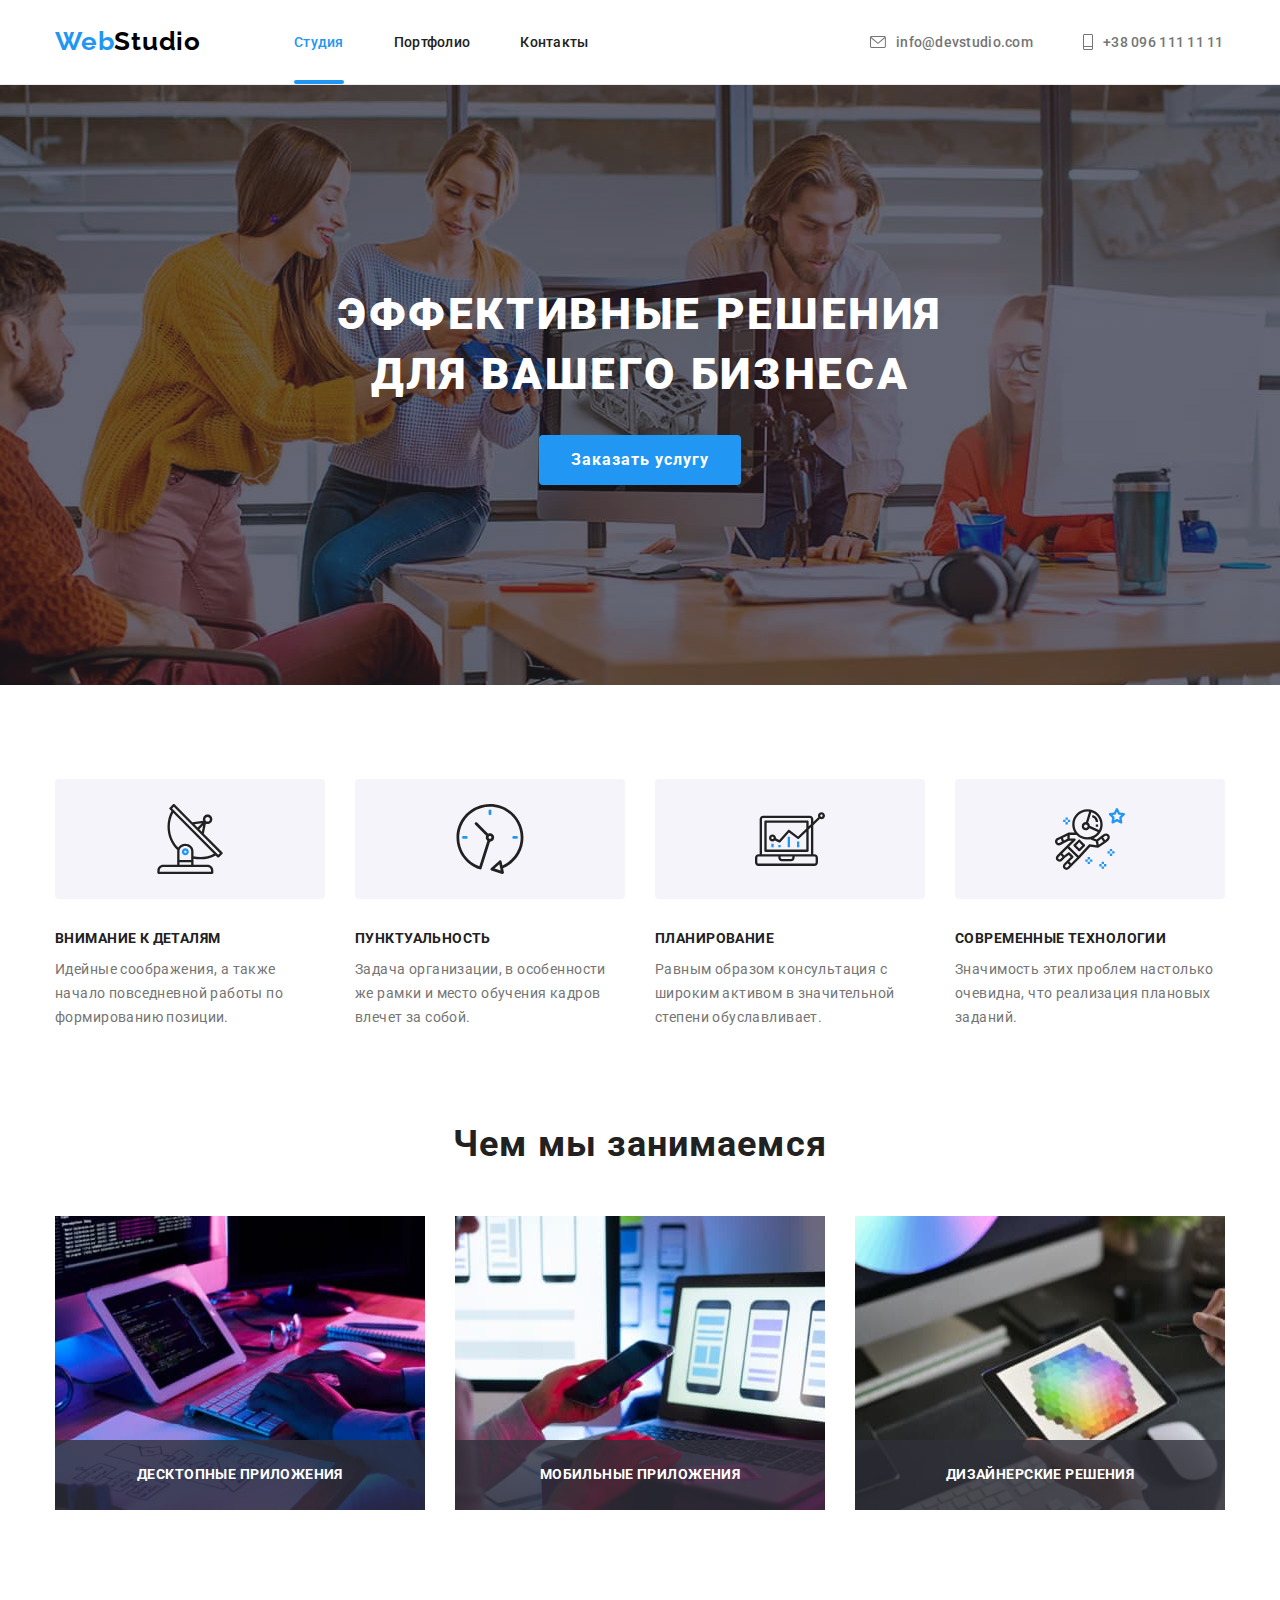
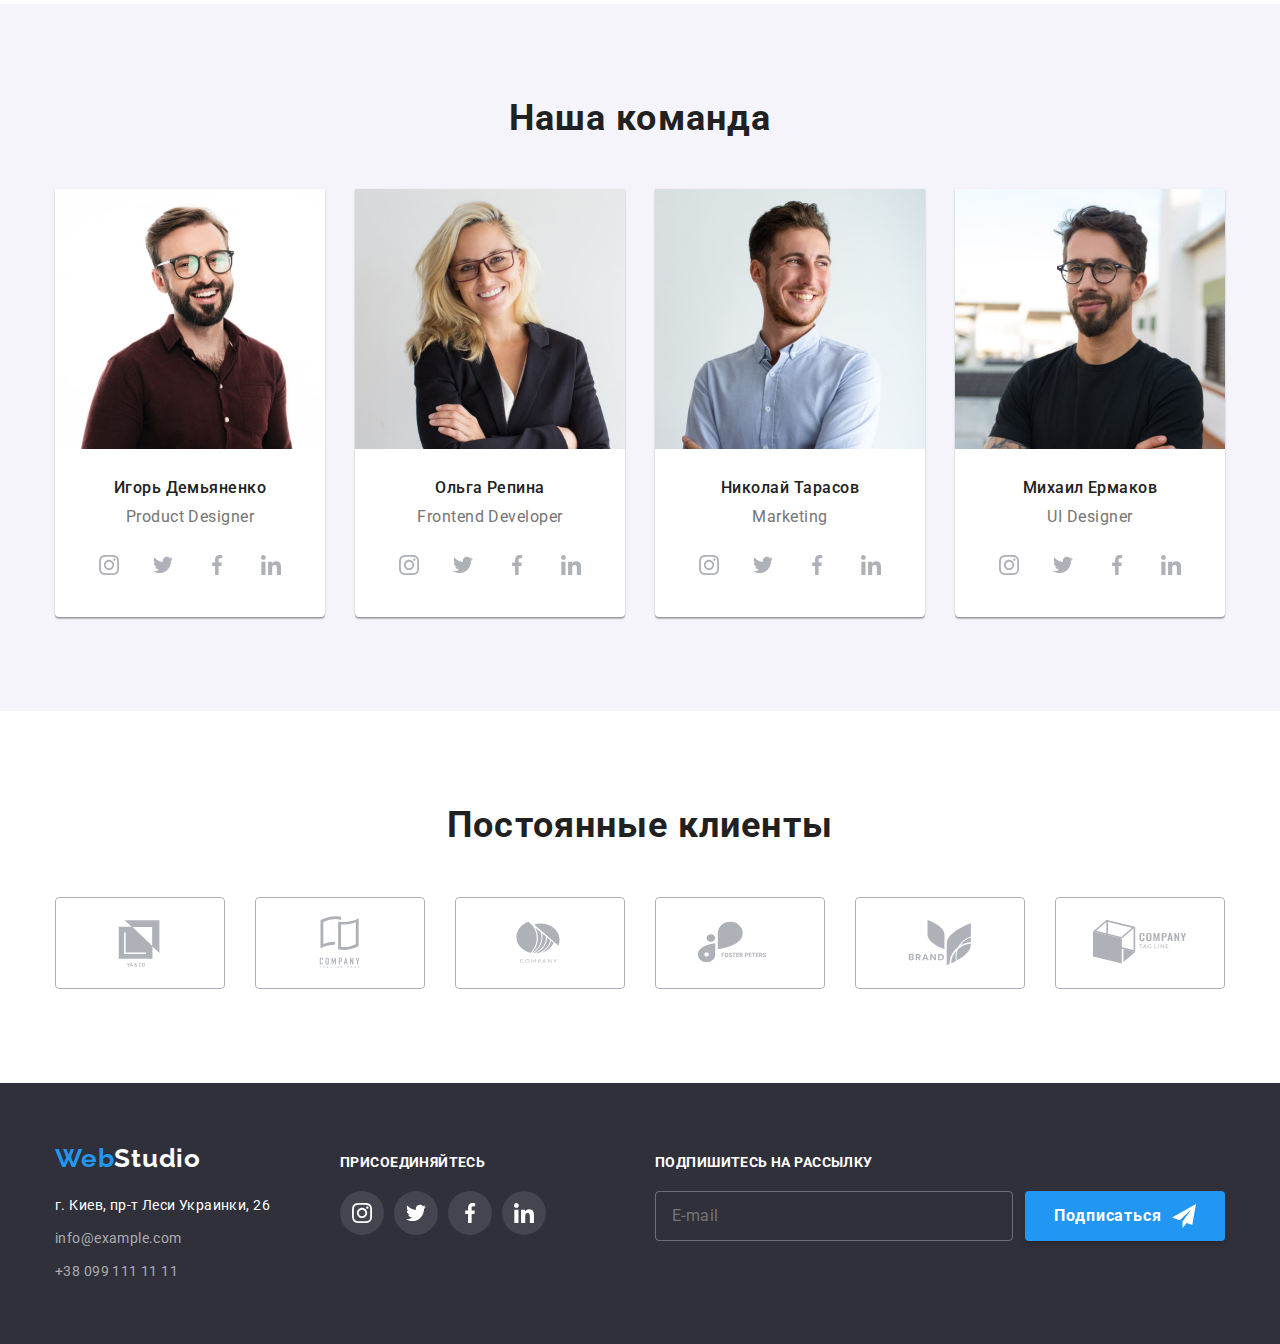
<file: index.html>
<!DOCTYPE html>
<html lang="ru">
  <head>
    <meta charset="UTF-8" />
    <meta http-equiv="X-UA-Compatible" content="IE=edge" />
    <meta name="viewport" content="width=device-width, initial-scale=1.0" />
    <link rel="preconnect" href="https://fonts.googleapis.com" />
    <link rel="preconnect" href="https://fonts.gstatic.com" crossorigin />
    <title>goit-markup-hw-05</title>
    <link
      href="https://fonts.googleapis.com/css2?family=Raleway:wght@700&family=Roboto:wght@400;500;700;900&display=swap"
      rel="stylesheet"
    />
    <link
      rel="stylesheet"
      href="https://cdnjs.cloudflare.com/ajax/libs/modern-normalize/1.1.0/modern-normalize.min.css"
    />
    <link rel="stylesheet" href="./css/styles.css" />
  </head>
  <body>
    <header class="header">
      <div class="conteiner header-conteiner">
        <a class="logo-header link" href=""
          >Web<span class="logo-black">Studio</span></a
        >
        <nav class="header-nav">
          <ul class="header-list list">
            <li class="header-item">
              <a class="header-link link current" href="">Студия</a>
            </li>
            <li class="header-item">
              <a class="header-link link" href="./portfolio.html">Портфолио</a>
            </li>
            <li class="header-item">
              <a class="header-link link" href="">Контакты</a>
            </li>
          </ul>
        </nav>
        <ul class="header-secondlist list">
          <li class="header-seconditem">
            <a class="header-secondlink link" href="mailto:info@devstudio.com">
              <svg class="envelope-icon" width="16" height="12">
                <use href="./imedges/icon/symbol-defs.svg#icon-envelope"></use>
              </svg>
              info@devstudio.com
            </a>
          </li>
          <li class="header-seconditem">
            <a class="header-secondlink tel link" href="tel:+380961111111">
              <svg class="telephone-icon" width="10" height="16">
                <use href="./imedges/icon/symbol-defs.svg#icon-telephone"></use>
              </svg>
              +38 096 111 11 11
            </a>
          </li>
        </ul>
      </div>
    </header>
    <main>
      <!-- section-1 -->
      <section class="hero section overlay">
        <div class="conteiner">
          <h1 class="hero-title">Эффективные решения для вашего бизнеса</h1>
          <button class="hero-button" type="button" data-modal-open>
            Заказать услугу
          </button>
        </div>
      </section>
      <!-- section-2 -->
      <section class="section">
        <div class="conteiner">
          <h2 class="visually-hidden">Достоинства</h2>
          <ul class="dignity-list list">
            <li class="dignity-item">
              <div class="dignity-icon">
                <svg class="" width="70" height="70">
                  <use href="./imedges/icon/symbol-defs.svg#icon-antenna"></use>
                </svg>
              </div>
              <h3 class="dignity-subtitle">Внимание к деталям</h3>
              <p class="dignity-text">
                Идейные соображения, а также начало повседневной работы по
                формированию позиции.
              </p>
            </li>
            <li class="dignity-item">
              <div class="dignity-icon">
                <svg class="" width="70" height="70">
                  <use href="./imedges/icon/symbol-defs.svg#icon-clock"></use>
                </svg>
              </div>
              <h3 class="dignity-subtitle">Пунктуальность</h3>
              <p class="dignity-text">
                Задача организации, в особенности же рамки и место обучения
                кадров влечет за собой.
              </p>
            </li>
            <li class="dignity-item">
              <div class="dignity-icon">
                <svg class="" width="70" height="70">
                  <use href="./imedges/icon/symbol-defs.svg#icon-diagram"></use>
                </svg>
              </div>
              <h3 class="dignity-subtitle">Планирование</h3>
              <p class="dignity-text">
                Равным образом консультация с широким активом в значительной
                степени обуславливает.
              </p>
            </li>
            <li class="dignity-item">
              <div class="dignity-icon">
                <svg class="" width="70" height="70">
                  <use
                    href="./imedges/icon/symbol-defs.svg#icon-astronaut"
                  ></use>
                </svg>
              </div>
              <h3 class="dignity-subtitle">Современные технологии</h3>
              <p class="dignity-text">
                Значимость этих проблем настолько очевидна, что реализация
                плановых заданий.
              </p>
            </li>
          </ul>
        </div>
      </section>
      <!-- section-3 -->
      <section class="section activyti">
        <div class="conteiner">
          <h2 class="activyti-title">Чем мы занимаемся</h2>
          <ul class="activyti-list list">
            <li class="imedges">
              <div class="activyti-card">
                <img
                  src="./imedges/studio/img-1.jpg"
                  alt="клавиатура и монитор"
                  width="370"
                  height="294"
                />
                <p class="activyti-text">Десктопные приложения</p>
              </div>
            </li>
            <li class="imedges">
              <div class="activyti-card">
                <img
                  src="./imedges/studio/img-2.jpg"
                  alt="клавиатура и монитор"
                  width="370"
                  height="294"
                />
                <p class="activyti-text">Мобильные приложения</p>
              </div>
            </li>
            <li class="imedges">
              <div class="activyti-card">
                <img
                  src="./imedges/studio/img-3.jpg"
                  alt="клавиатура и монитор"
                  width="370"
                  height="294"
                />
                <p class="activyti-text">Дизайнерские решения</p>
              </div>
            </li>
          </ul>
        </div>
      </section>
      <!-- section-4 -->
      <section class="command-section section">
        <div class="conteiner">
          <h2 class="command-title">Наша команда</h2>
          <ul class="command-list list">
            <li class="command-item">
              <img
                src="./imedges/studio/img-4.jpg"
                alt="мужчина"
                width="270"
                height="260"
              />
              <div class="command-aside">
                <h3 class="command-subtitle">Игорь Демьяненко</h3>
                <p class="command-text">Product Designer</p>
                <ul class="command-soc-list list">
                  <li class="command-soc-item">
                    <a class="command-soc-link link" href="">
                      <svg class="command-soc-icon" width="20" height="20">
                        <use
                          href="./imedges/icon/symbol-defs.svg#icon-instagram"
                        ></use>
                      </svg>
                    </a>
                  </li>
                  <li class="command-soc-item">
                    <a class="command-soc-link link" href="">
                      <svg class="command-soc-icon" width="20" height="20">
                        <use
                          href="./imedges/icon/symbol-defs.svg#icon-twitter"
                        ></use>
                      </svg>
                    </a>
                  </li>
                  <li class="command-soc-item">
                    <a class="command-soc-link link" href="">
                      <svg class="command-soc-icon" width="20" height="20">
                        <use
                          href="./imedges/icon/symbol-defs.svg#icon-facebook"
                        ></use>
                      </svg>
                    </a>
                  </li>
                  <li class="command-soc-item">
                    <a class="command-soc-link link" href="">
                      <svg class="command-soc-icon" width="20" height="20">
                        <use
                          href="./imedges/icon/symbol-defs.svg#icon-linkedin"
                        ></use>
                      </svg>
                    </a>
                  </li>
                </ul>
              </div>
            </li>
            <li class="command-item">
              <img
                src="./imedges/studio/img-5.jpg"
                alt="женщина"
                width="270"
                height="260"
              />
              <div class="command-aside">
                <h3 class="command-subtitle">Ольга Репина</h3>
                <p class="command-text">Frontend Developer</p>
                <ul class="command-soc-list list">
                  <li class="command-soc-item">
                    <a class="command-soc-link link" href="">
                      <svg class="command-soc-icon" width="20" height="20">
                        <use
                          href="./imedges/icon/symbol-defs.svg#icon-instagram"
                        ></use>
                      </svg>
                    </a>
                  </li>
                  <li class="command-soc-item">
                    <a class="command-soc-link link" href="">
                      <svg class="command-soc-icon" width="20" height="20">
                        <use
                          href="./imedges/icon/symbol-defs.svg#icon-twitter"
                        ></use>
                      </svg>
                    </a>
                  </li>
                  <li class="command-soc-item">
                    <a class="command-soc-link link" href="">
                      <svg class="command-soc-icon" width="20" height="20">
                        <use
                          href="./imedges/icon/symbol-defs.svg#icon-facebook"
                        ></use>
                      </svg>
                    </a>
                  </li>
                  <li class="command-soc-item">
                    <a class="command-soc-link link" href="">
                      <svg class="command-soc-icon" width="20" height="20">
                        <use
                          href="./imedges/icon/symbol-defs.svg#icon-linkedin"
                        ></use>
                      </svg>
                    </a>
                  </li>
                </ul>
              </div>
            </li>
            <li class="command-item">
              <img
                src="./imedges/studio/img-6.jpg"
                alt="мужчина"
                width="270"
                height="260"
              />
              <div class="command-aside">
                <h3 class="command-subtitle">Николай Тарасов</h3>
                <p class="command-text">Marketing</p>
                <ul class="command-soc-list list">
                  <li class="command-soc-item">
                    <a class="command-soc-link link" href="">
                      <svg class="command-soc-icon" width="20" height="20">
                        <use
                          href="./imedges/icon/symbol-defs.svg#icon-instagram"
                        ></use>
                      </svg>
                    </a>
                  </li>
                  <li class="command-soc-item">
                    <a class="command-soc-link link" href="">
                      <svg class="command-soc-icon" width="20" height="20">
                        <use
                          href="./imedges/icon/symbol-defs.svg#icon-twitter"
                        ></use>
                      </svg>
                    </a>
                  </li>
                  <li class="command-soc-item">
                    <a class="command-soc-link link" href="">
                      <svg class="command-soc-icon" width="20" height="20">
                        <use
                          href="./imedges/icon/symbol-defs.svg#icon-facebook"
                        ></use>
                      </svg>
                    </a>
                  </li>
                  <li class="command-soc-item">
                    <a class="command-soc-link link" href="">
                      <svg class="command-soc-icon" width="20" height="20">
                        <use
                          href="./imedges/icon/symbol-defs.svg#icon-linkedin"
                        ></use>
                      </svg>
                    </a>
                  </li>
                </ul>
              </div>
            </li>
            <li class="command-item">
              <img
                src="./imedges/studio/img-7.jpg"
                alt="мужчина"
                width="270"
                height="260"
              />
              <div class="command-aside">
                <h3 class="command-subtitle">Михаил Ермаков</h3>
                <p class="command-text">UI Designer</p>
                <ul class="command-soc-list list">
                  <li class="command-soc-item">
                    <a class="command-soc-link link" href="">
                      <svg class="command-soc-icon" width="20" height="20">
                        <use
                          href="./imedges/icon/symbol-defs.svg#icon-instagram"
                        ></use>
                      </svg>
                    </a>
                  </li>
                  <li class="command-soc-item">
                    <a class="command-soc-link link" href="">
                      <svg class="command-soc-icon" width="20" height="20">
                        <use
                          href="./imedges/icon/symbol-defs.svg#icon-twitter"
                        ></use>
                      </svg>
                    </a>
                  </li>
                  <li class="command-soc-item">
                    <a class="command-soc-link link" href="">
                      <svg class="command-soc-icon" width="20" height="20">
                        <use
                          href="./imedges/icon/symbol-defs.svg#icon-facebook"
                        ></use>
                      </svg>
                    </a>
                  </li>
                  <li class="command-soc-item">
                    <a class="command-soc-link link" href="">
                      <svg class="command-soc-icon" width="20" height="20">
                        <use
                          href="./imedges/icon/symbol-defs.svg#icon-linkedin"
                        ></use>
                      </svg>
                    </a>
                  </li>
                </ul>
              </div>
            </li>
          </ul>
        </div>
      </section>
      <!--section-5-->
      <section class="section">
        <div class="conteiner">
          <h2 class="clients-title">Постоянные клиенты</h2>
          <ul class="clients-list list">
            <li class="clients-item">
              <a class="clients-link link" href="">
                <svg class="clients-icon" width="106" height="60">
                  <use href="./imedges/icon/symbol-defs.svg#icon-Logo-1"></use>
                </svg>
              </a>
            </li>
            <li class="clients-item">
              <a class="clients-link link" href="">
                <svg class="clients-icon" width="106" height="60">
                  <use href="./imedges/icon/symbol-defs.svg#icon-Logo-2"></use>
                </svg>
              </a>
            </li>
            <li class="clients-item">
              <a class="clients-link link" href="">
                <svg class="clients-icon" width="106" height="60">
                  <use href="./imedges/icon/symbol-defs.svg#icon-Logo-3"></use>
                </svg>
              </a>
            </li>
            <li class="clients-item">
              <a class="clients-link link" href="">
                <svg class="clients-icon" width="106" height="60">
                  <use href="./imedges/icon/symbol-defs.svg#icon-Logo-4"></use>
                </svg>
              </a>
            </li>
            <li class="clients-item">
              <a class="clients-link link" href="">
                <svg class="clients-icon" width="106" height="60">
                  <use href="./imedges/icon/symbol-defs.svg#icon-Logo-5"></use>
                </svg>
              </a>
            </li>
            <li class="clients-item">
              <a class="clients-link link" href="">
                <svg class="clients-icon" width="106" height="60">
                  <use href="./imedges/icon/symbol-defs.svg#icon-Logo-6"></use>
                </svg>
              </a>
            </li>
          </ul>
        </div>
      </section>
    </main>
    <footer class="footer">
      <div class="foter-conteiner conteiner">
        <div>
          <a class="logo-footer link" href=""
            >Web<span class="logo-white">Studio</span></a
          >
          <address class="footer-address">
            <ul class="footer-list list">
              <li class="footer-item">
                <a
                  class="footer-address-link link"
                  href="https://goo.gl/maps/mEJsGeLwNFtNo4VW8"
                  target="blank"
                  >г. Киев, пр-т Леси Украинки, 26</a
                >
              </li>
              <li class="footer-item">
                <a class="footer-link link" href="mailto:info@example.com"
                  >info@example.com</a
                >
              </li>
              <li class="footer-item">
                <a class="footer-link link" href="tel:+380991111111"
                  >+38 099 111 11 11</a
                >
              </li>
            </ul>
          </address>
        </div>
        <div class="footer-soc">
          <p class="footer-text">присоединяйтесь</p>
          <ul class="footer-soc-list list">
            <li class="footer-soc-item">
              <a class="footer-soc-link link" href="">
                <svg class="footer-soc-icon" width="20" height="20">
                  <use
                    href="./imedges/icon/symbol-defs.svg#icon-instagram"
                  ></use>
                </svg>
              </a>
            </li>
            <li class="footer-soc-item">
              <a class="footer-soc-link link" href="">
                <svg class="footer-soc-icon" width="20" height="20">
                  <use href="./imedges/icon/symbol-defs.svg#icon-twitter"></use>
                </svg>
              </a>
            </li>
            <li class="footer-soc-item">
              <a class="footer-soc-link link" href="">
                <svg class="footer-soc-icon" width="20" height="20">
                  <use
                    href="./imedges/icon/symbol-defs.svg#icon-facebook"
                  ></use>
                </svg>
              </a>
            </li>
            <li class="footer-soc-item">
              <a class="footer-soc-link link" href="">
                <svg class="footer-soc-icon" width="20" height="20">
                  <use
                    href="./imedges/icon/symbol-defs.svg#icon-linkedin"
                  ></use>
                </svg>
              </a>
            </li>
          </ul>
        </div>
        <form class="footer-form">
          <div>
            <p class="footer-form-text">Подпишитесь на рассылку</p>
            <input
              type="email"
              name="meil"
              class="footer-input"
              placeholder="E-mail"
            />
          </div>
          <button class="footer-button" type="submit">
            Подписаться
            <svg class="footer-icon" width="24" height="24">
              <use href="./imedges/icon/symbol-defs.svg#icon-icon-send"></use>
            </svg>
          </button>
        </form>
      </div>
    </footer>
    <div class="backdrop is-hidden" data-modal>
      <div class="modal">
        <button class="modal-close" type="button" data-modal-close>
          <svg class="modal-icon" width="18" height="18">
            <use
              href="./imedges/icon/symbol-defs.svg#icon-close-black-18dp-2-1-1"
            ></use>
          </svg>
        </button>
        <p class="modal-title">Оставьте свои данные, мы вам перезвоним</p>
        <form class="modal-form" action="#">
          <div class="form-field">
            <label class="modal-label" for="name">Имя</label>
            <div class="input-wrap">
              <input
                type="text"
                name="name"
                id="name"
                class="modal-input"
                required
                minlength="2"
              />
              <svg class="input-icon" width="18" height="18">
                <use
                  href="./imedges/icon/symbol-defs.svg#icon-person-black"
                ></use>
              </svg>
            </div>
          </div>
          <div class="form-field">
            <label class="modal-label" for="tel">Телефон</label>
            <div class="input-wrap">
              <input
                type="tel"
                name="tel"
                id="tel"
                class="modal-input"
                required
              />
              <svg class="input-icon" width="18" height="18">
                <use
                  href="./imedges/icon/symbol-defs.svg#icon-phone-black"
                ></use>
              </svg>
            </div>
          </div>
          <div class="form-field">
            <label class="modal-label" for="mail">Почта</label>
            <div class="input-wrap">
              <input type="email" name="meil" id="mail" class="modal-input" />
              <svg class="input-icon" width="18" height="18">
                <use
                  href="./imedges/icon/symbol-defs.svg#icon-email-black"
                ></use>
              </svg>
            </div>
          </div>
          <div class="form-field">
            <label class="modal-label" for="comment">Коментарий</label>
            <textarea
              name="comment"
              placeholder="Введите текст"
              class="modal-comment"
              id="comment"
            ></textarea>
          </div>
          <div class="form-checkbox">
            <input
              type="checkbox"
              name="privasy-check"
              class="modal-check visually-hidden"
              id="modal-check"
            />
            <label class="modal-check-text" for="modal-check">
              <svg class="check-ikon-first" width="16" height="15">
                <use href="./imedges/icon/symbol-defs.svg#icon-Vector"></use>
              </svg>
              <svg class="check-ikon-second" width="16" height="15">
                <use
                  href="./imedges/icon/symbol-defs.svg#icon-icon-check"
                ></use>
              </svg>
              Соглашаюсь с рассылкой и принимаю&nbsp;
              <a class="form-link" href="">Условия договора</a></label
            >
          </div>
          <button class="modal-button" type="submit">Отправить</button>
        </form>
      </div>
    </div>
    <script src="./js/modal.js"></script>
  </body>
</html>
</file>
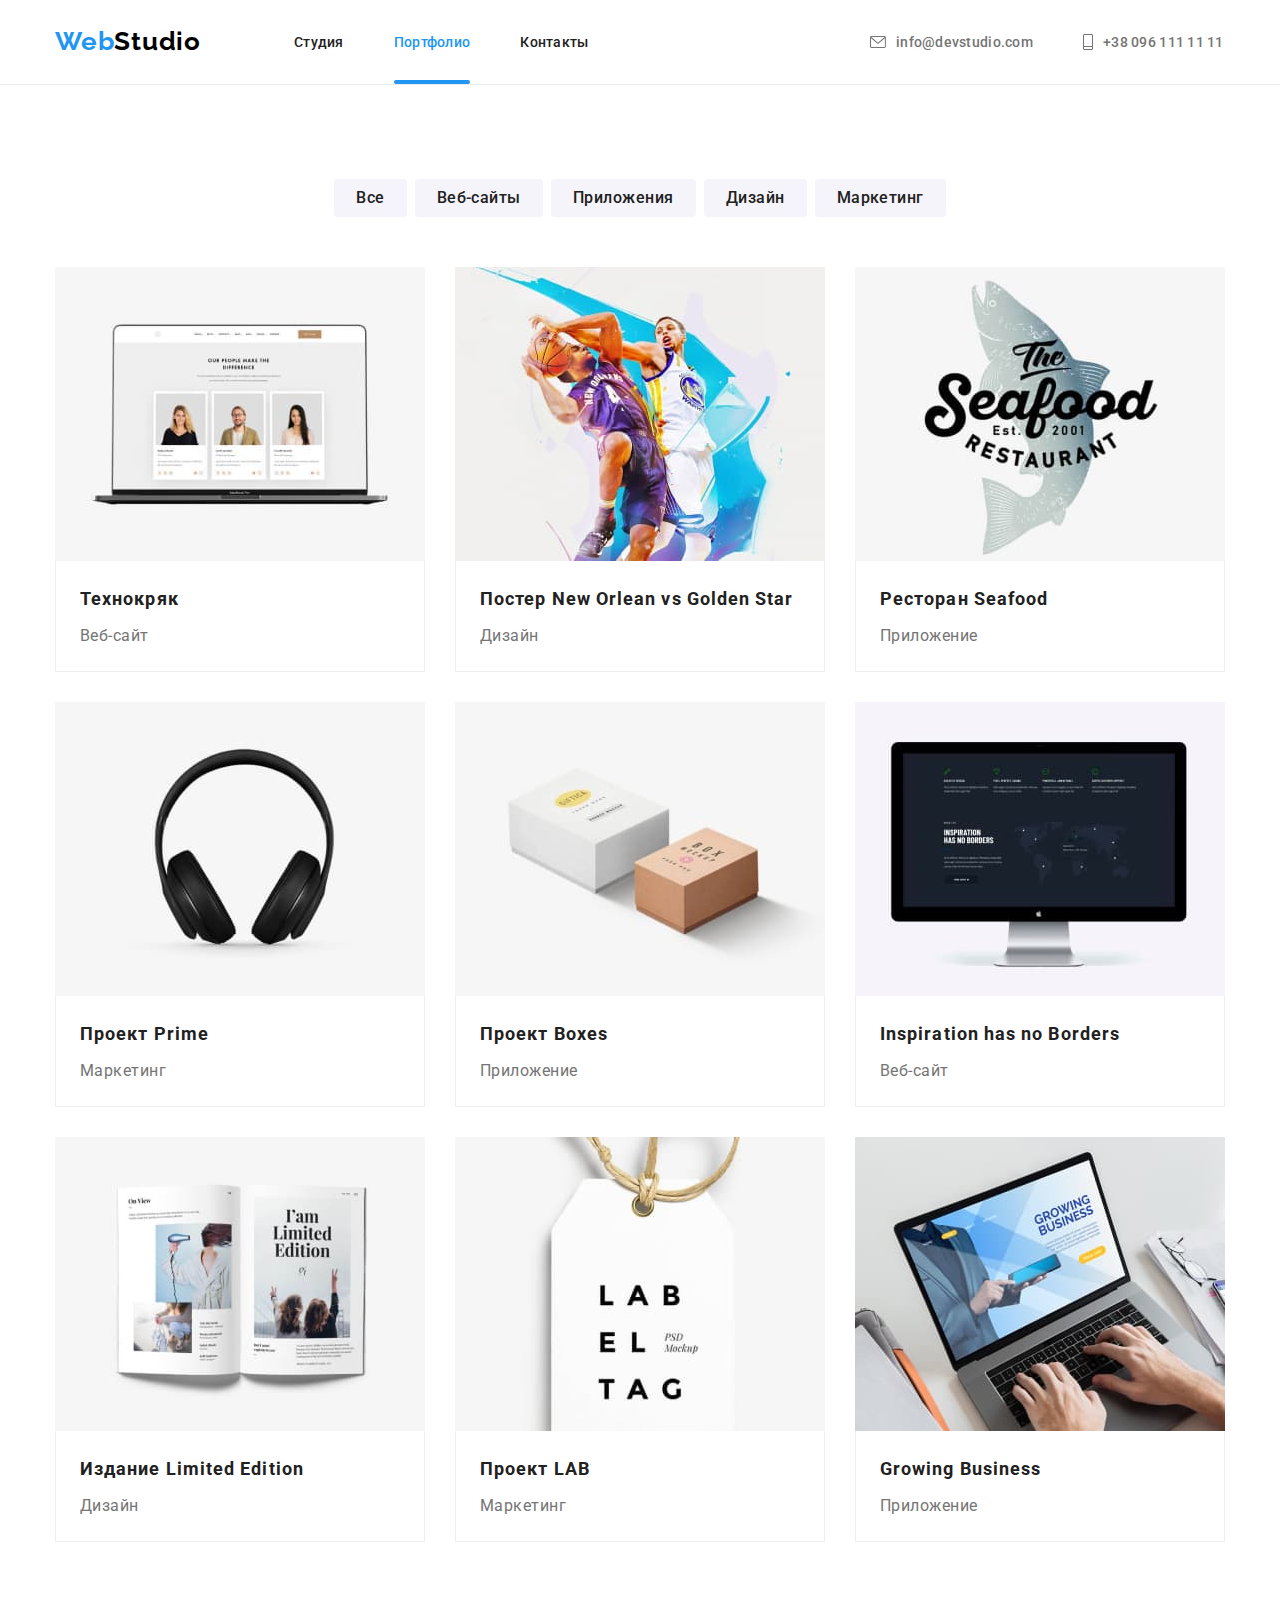
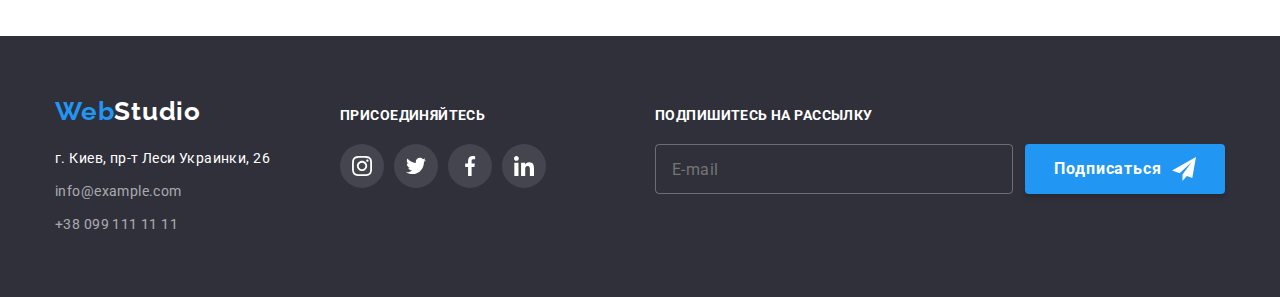
<file: portfolio.html>
<!DOCTYPE html>
<html lang="ru">
  <head>
    <meta charset="UTF-8" />
    <meta http-equiv="X-UA-Compatible" content="IE=edge" />
    <meta name="viewport" content="width=device-width, initial-scale=1.0" />
    <link rel="preconnect" href="https://fonts.googleapis.com" />
    <link rel="preconnect" href="https://fonts.gstatic.com" crossorigin />
    <title>goit-markup-hw-05</title>
    <link
      href="https://fonts.googleapis.com/css2?family=Raleway:wght@700&family=Roboto:wght@400;500;700;900&display=swap"
      rel="stylesheet"
    />
    <link
      rel="stylesheet"
      href="https://cdnjs.cloudflare.com/ajax/libs/modern-normalize/1.1.0/modern-normalize.min.css"
    />
    <link rel="stylesheet" href="./css/styles.css" />
  </head>
  <body>
    <header class="header">
      <div class="conteiner header-conteiner">
        <a class="logo-header link" href=""
          >Web<span class="logo-black">Studio</span></a
        >
        <nav class="header-nav">
          <ul class="header-list list">
            <li class="header-item">
              <a class="header-link link" href="./index.html">Студия</a>
            </li>
            <li class="header-item">
              <a class="header-link link current" href="">Портфолио</a>
            </li>
            <li class="header-item">
              <a class="header-link link" href="">Контакты</a>
            </li>
          </ul>
        </nav>
        <ul class="header-secondlist list">
          <li class="header-seconditem">
            <a class="header-secondlink link" href="mailto:info@devstudio.com">
              <svg class="envelope-icon" width="16" height="12">
                <use href="./imedges/icon/symbol-defs.svg#icon-envelope"></use>
              </svg>
              info@devstudio.com
            </a>
          </li>
          <li class="header-seconditem">
            <a class="header-secondlink tel link" href="tel:+380961111111">
              <svg class="telephone-icon" width="10" height="16">
                <use href="./imedges/icon/symbol-defs.svg#icon-telephone"></use>
              </svg>
              +38 096 111 11 11
            </a>
          </li>
        </ul>
      </div>
    </header>
    <main>
      <!--secsion-6-->
      <section class="progects section">
        <div class="conteiner">
          <ul class="list-button list">
            <li class="button-item">
              <button class="progects-button" href="" type="button">Все</button>
            </li>
            <li class="button-item">
              <button class="progects-button" href="" type="button">
                Веб-сайты
              </button>
            </li>
            <li class="button-item">
              <button class="progects-button" href="" type="button">
                Приложения
              </button>
            </li>
            <li class="button-item">
              <button class="progects-button" href="" type="button">
                Дизайн
              </button>
            </li>
            <li class="button-item">
              <button class="progects-button" href="" type="button">
                Маркетинг
              </button>
            </li>
          </ul>
          <h1 class="visually-hidden">Наши проекты</h1>
          <ul class="progects-list list">
            <li class="progects-item">
              <a class="progects-link link" href="">
                <div class="progects-card">
                  <img
                    src="./imedges/portfolio/img.jpg"
                    alt="ноутбук"
                    width="370"
                    height="294"
                  />
                  <p class="progects-toptext">
                    Ресурс предлагает комплексные предложения с разным уровнем
                    функционала и сервисов. Все это позволит посетителю получить
                    исчерпывающие сведения о компании или частном лице.
                  </p>
                </div>
                <div class="border">
                  <h2 class="progects-title">Технокряк</h2>
                  <p class="progects-text">Веб-сайт</p>
                </div>
              </a>
            </li>
            <li class="progects-item">
              <a class="progects-link link" href="">
                <div class="progects-card">
                  <img
                    src="./imedges/portfolio/img-1.jpg"
                    alt="баскетболисты"
                    width="370"
                    height="294"
                  />
                  <p class="progects-toptext">
                    Ресурс предлагает комплексные предложения с разным уровнем
                    функционала и сервисов. Все это позволит посетителю получить
                    исчерпывающие сведения о компании или частном лице.
                  </p>
                </div>
                <div class="border">
                  <h2 class="progects-title">
                    Постер New Orlean vs Golden Star
                  </h2>
                  <p class="progects-text">Дизайн</p>
                </div>
              </a>
            </li>
            <li class="progects-item">
              <a class="progects-link link" href="">
                <div class="progects-card">
                  <img
                    src="./imedges/portfolio/img-2.jpg"
                    alt="эмблема"
                    width="370"
                    height="294"
                  />
                  <p class="progects-toptext">
                    Ресурс предлагает комплексные предложения с разным уровнем
                    функционала и сервисов. Все это позволит посетителю получить
                    исчерпывающие сведения о компании или частном лице.
                  </p>
                </div>
                <div class="border">
                  <h2 class="progects-title">Ресторан Seafood</h2>
                  <p class="progects-text">Приложение</p>
                </div>
              </a>
            </li>
            <li class="progects-item">
              <a class="progects-link link" href="">
                <div class="progects-card">
                  <img
                    src="./imedges/portfolio/img-3.jpg"
                    alt="наушники"
                    width="370"
                    height="294"
                  />
                  <p class="progects-toptext">
                    Ресурс предлагает комплексные предложения с разным уровнем
                    функционала и сервисов. Все это позволит посетителю получить
                    исчерпывающие сведения о компании или частном лице.
                  </p>
                </div>
                <div class="border">
                  <h2 class="progects-title">Проект Prime</h2>
                  <p class="progects-text">Маркетинг</p>
                </div>
              </a>
            </li>
            <li class="progects-item">
              <a class="progects-link link" href="">
                <div class="progects-card">
                  <img
                    src="./imedges/portfolio/img-4.jpg"
                    alt="коробки"
                    width="370"
                    height="294"
                  />
                  <p class="progects-toptext">
                    Ресурс предлагает комплексные предложения с разным уровнем
                    функционала и сервисов. Все это позволит посетителю получить
                    исчерпывающие сведения о компании или частном лице.
                  </p>
                </div>
                <div class="border">
                  <h2 class="progects-title">Проект Boxes</h2>
                  <p class="progects-text">Приложение</p>
                </div>
              </a>
            </li>
            <li class="progects-item">
              <a class="progects-link link" href="">
                <div class="progects-card">
                  <img
                    src="./imedges/portfolio/img-5.jpg"
                    alt="млнитор"
                    width="370"
                    height="294"
                  />
                  <p class="progects-toptext">
                    Ресурс предлагает комплексные предложения с разным уровнем
                    функционала и сервисов. Все это позволит посетителю получить
                    исчерпывающие сведения о компании или частном лице.
                  </p>
                </div>
                <div class="border">
                  <h2 class="progects-title">Inspiration has no Borders</h2>
                  <p class="progects-text">Веб-сайт</p>
                </div>
              </a>
            </li>
            <li class="progects-item">
              <a class="progects-link link" href="">
                <div class="progects-card">
                  <img
                    src="./imedges/portfolio/img-6.jpg"
                    alt="книга"
                    width="370"
                    height="294"
                  />
                  <p class="progects-toptext">
                    Ресурс предлагает комплексные предложения с разным уровнем
                    функционала и сервисов. Все это позволит посетителю получить
                    исчерпывающие сведения о компании или частном лице.
                  </p>
                </div>
                <div class="border">
                  <h2 class="progects-title">Издание Limited Edition</h2>
                  <p class="progects-text">Дизайн</p>
                </div>
              </a>
            </li>
            <li class="progects-item">
              <a class="progects-link link" href="">
                <div class="progects-card">
                  <img
                    src="./imedges/portfolio/img-7.jpg"
                    alt="бирка"
                    width="370"
                    height="294"
                  />
                  <p class="progects-toptext">
                    Ресурс предлагает комплексные предложения с разным уровнем
                    функционала и сервисов. Все это позволит посетителю получить
                    исчерпывающие сведения о компании или частном лице.
                  </p>
                </div>
                <div class="border">
                  <h2 class="progects-title">Проект LAB</h2>
                  <p class="progects-text">Маркетинг</p>
                </div>
              </a>
            </li>
            <li class="progects-item">
              <a class="progects-link link" href="">
                <div class="progects-card">
                  <img
                    src="./imedges/portfolio/img-8.jpg"
                    alt="руки на клавиатуре"
                    width="370"
                    height="294"
                  />
                  <p class="progects-toptext">
                    Ресурс предлагает комплексные предложения с разным уровнем
                    функционала и сервисов. Все это позволит посетителю получить
                    исчерпывающие сведения о компании или частном лице.
                  </p>
                </div>
                <div class="border">
                  <h2 class="progects-title">Growing Business</h2>
                  <p class="progects-text">Приложение</p>
                </div>
              </a>
            </li>
          </ul>
        </div>
      </section>
    </main>
    <footer class="footer">
      <div class="foter-conteiner conteiner">
        <div>
          <a class="logo-footer link" href=""
            >Web<span class="logo-white">Studio</span></a
          >
          <address class="footer-address">
            <ul class="footer-list list">
              <li class="footer-item">
                <a
                  class="footer-address-link link"
                  href="https://goo.gl/maps/mEJsGeLwNFtNo4VW8"
                  target="blank"
                  >г. Киев, пр-т Леси Украинки, 26</a
                >
              </li>
              <li class="footer-item">
                <a class="footer-link link" href="mailto:info@example.com"
                  >info@example.com</a
                >
              </li>
              <li class="footer-item">
                <a class="footer-link link" href="tel:+380991111111"
                  >+38 099 111 11 11</a
                >
              </li>
            </ul>
          </address>
        </div>
        <div class="footer-soc">
          <p class="footer-text">присоединяйтесь</p>
          <ul class="footer-soc-list list">
            <li class="footer-soc-item">
              <a class="footer-soc-link link" href="">
                <svg class="footer-soc-icon" width="20" height="20">
                  <use
                    href="./imedges/icon/symbol-defs.svg#icon-instagram"
                  ></use>
                </svg>
              </a>
            </li>
            <li class="footer-soc-item">
              <a class="footer-soc-link link" href="">
                <svg class="footer-soc-icon" width="20" height="20">
                  <use href="./imedges/icon/symbol-defs.svg#icon-twitter"></use>
                </svg>
              </a>
            </li>
            <li class="footer-soc-item">
              <a class="footer-soc-link link" href="">
                <svg class="footer-soc-icon" width="20" height="20">
                  <use
                    href="./imedges/icon/symbol-defs.svg#icon-facebook"
                  ></use>
                </svg>
              </a>
            </li>
            <li class="footer-soc-item">
              <a class="footer-soc-link link" href="">
                <svg class="footer-soc-icon" width="20" height="20">
                  <use
                    href="./imedges/icon/symbol-defs.svg#icon-linkedin"
                  ></use>
                </svg>
              </a>
            </li>
          </ul>
        </div>
        <form class="footer-form">
          <div>
            <p class="footer-form-text">Подпишитесь на рассылку</p>
            <label class="footer-label" for="mail"></label>
            <input
              type="email"
              name="meil"
              id="mail"
              class="footer-input"
              placeholder="E-mail"
            />
          </div>
          <button class="footer-button" type="submit">
            Подписаться
            <svg class="footer-icon" width="24" height="24">
              <use href="./imedges/icon/symbol-defs.svg#icon-icon-send"></use>
            </svg>
          </button>
        </form>
      </div>
    </footer>
  </body>
</html>
</file>
<file: css/styles.css>
:root {
    --footer-color: #2F303A;
    --color-title: #212121;
    --color-text: #757575;
    --accent-color: #2196F3;
}

*,
*::before,
*::after {
    box-sizing: border-box;
}

h1,
h2,
h3,
h4,
h5,
h6,
p {
    margin: 0;
}

ul,
ol {
    margin: 0;
    padding-left: 0;
}

img {
    display: block;
}

body {
    font-family: "Roboto", sans-serif;
    color: var(--color-text);
}

.list {
    list-style: none;
}

.link {
    text-decoration: none;
}

.section {
    padding-top: 94px;
    padding-bottom: 94px;
}

.conteiner {
    width: 1200px;
    padding-left: 15px;
    padding-right: 15px;
    margin-left: auto;
    margin-right: auto;
   /* outline: 1px solid black; */
}

/*----------- Header---------*/

.header {
    background-color: #FFFFFF;
    border-bottom: 1px solid #ECECEC;
}

.header-conteiner {
    display: flex;
    align-items: center;
}

.logo-header {
    margin-right: 93px;

    font-family: 'Raleway';
    font-style: normal;
    font-weight: 700;
    font-size: 26px;
    line-height: 1.92;
    letter-spacing: 0.03em;
    color: var(--accent-color)
}

.logo-black {
    color: #000000;
}

.header-list {
    display: flex;
}

.header-list .link.current {
    color: var(--accent-color);
}

.header-item +.header-item {
    margin-left: 50px;
}

.header-link {
    display: flex;
    flex-direction: column;
    padding-top: 32px;
    font-weight: 500;
    font-size: 14px;
    line-height: 1.43;
    letter-spacing: 0.02em;
    color: var(--color-title);
    transition: color 250ms cubic-bezier(0.4, 0, 0.2, 1);
}

.header-link:hover,
.header-link:focus {
    color: var(--accent-color);
}
.current::after {
    content: "" ;
    margin-top: 28px;
    width: 100%;
    height: 4px;
    border-radius: 2px;
    background-color: #2196F3;
}
.header-secondlist {
    display: flex;
    margin-left: auto;
}
.header-seconditem +.header-seconditem {
    margin-left: 50px;
}
.header-secondlink {
    padding-top: 32px;
    padding-bottom: 32px;
    display: flex;
    align-items: center;
    font-weight: 500;
    font-size: 14px;
    line-height: 1.43;
    letter-spacing: 0.02em;
    color: var(--color-text);
    transition: color 250ms cubic-bezier(0.4, 0, 0.2, 1);
}
.header-secondlink:hover,
.header-secondlink:focus {
    color: var(--accent-color);
}
.envelope-icon {
    width: 16px;
    height: 12px;
    margin-right: 10px;
    fill: currentColor;
}
.telephone-icon {
    width: 10px;
    height: 20px;
    margin-right: 10px;
    fill: currentColor;
  }
  .tel {
      width: 142px;
    }
/*------------section-1-----------*/

.hero {
    max-width: 1600px;
    height: 600px;
    margin-left: auto;
    margin-right: auto;
    background-color: var(--footer-color);
    text-align: center;
    padding-top: 200px;
    padding-bottom: 200px;
    background-image: linear-gradient(
    rgba(47, 48, 58, 0.4),
    rgba(47, 48, 58, 0.4)
    ), 
    url(../imedges/studio/Img\ Hero.jpg);
    background-repeat: no-repeat;
    background-position: center;
}
.hero-title {
    max-width: 696px;
    margin-left: auto;
    margin-right: auto;

    font-weight: 900;
    font-size: 44px;
    line-height: 1.36;
    letter-spacing: 0.06em;
    text-transform: uppercase;
    color: #FFFFFF;
    margin-bottom: 30px;
}
.hero-button {
    padding: 10px 32px;
    font-weight: 700;
    font-size: 16px;
    line-height: 1.88;
    
    align-items: center;
    text-align: center;
    letter-spacing: 0.06em;
    color: #FFFFFF;
    border: none;

    background: var(--accent-color);
    box-shadow: 0px 4px 4px rgba(0, 0, 0, 0.15);
    border-radius: 4px;
    cursor: pointer;
    transition: background-color 250ms cubic-bezier(0.4, 0, 0.2, 1);
}

.hero-button:hover,
.hero-button:focus {
    background-color: #188CE8;
}

/*------------section-2-----------*/

/*.visually-hidden-скрывает заголовок*/
.visually-hidden {
    position: absolute;
    white-space: nowrap;
    width: 1px;
    height: 1px;
    overflow: hidden;
    border: 0;
    padding: 0;
    clip: rect(0 0 0 0);
    clip-path: inset(50%);
    margin: -1px;
}

.dignity-list {
    display: flex;
}

.dignity-item {
    width: 270px;
}

.dignity-item +.dignity-item {
    margin-left: 30px;
}

.dignity-subtitle {
    font-weight: 700;
    font-size: 14px;
    line-height: 1.36;
    letter-spacing: 0.03em;
    text-transform: uppercase;
    color: var(--color-title);
    margin-bottom: 10px;
    margin-top: 30px;
}

.dignity-text {
    font-size: 14px;
    line-height: 1.71;
    letter-spacing: 0.03em;
}
.dignity-icon {
    width: 270px;
    height: 120px;
    background: #F5F4FA;
    border-radius: 4px;
    display: flex;
    justify-content: center;
    align-items: center;
}

/*------------section-3-----------*/
.activyti {
    padding-top: 0;
}

.activyti-title {
    font-weight: 700;
    font-size: 36px;
    line-height: 1.16;
    text-align: center;
    letter-spacing: 0.03em;
    color: var(--color-title);
    margin-bottom: 50px;
}
.activyti-list {
    display: flex;
}
.imedges+.imedges {
    margin-left: 30px;
}
.activyti-card {
    position: relative;
}
.activyti-text {
    position: absolute;
    bottom: 0;
    display: flex;
    width: 100%;
    height: 70px;
    justify-content: center;
    align-items: center;
    font-weight: 700;
    font-size: 14px;
    line-height: 1.14px;
    letter-spacing: 0.03em;
    text-transform: uppercase;
    color: #FFFFFF;
    background-color: rgba(47, 48, 58, 0.8);
}
/*------------section-4-----------*/

.command-section {
    background-color: #F5F4FA;
}

.command-title {
    font-weight: 700;
    font-size: 36px;
    line-height: 1.16;
    text-align: center;
    letter-spacing: 0.03em;
    color: var(--color-title);
    margin-bottom: 50px;
}

.command-list {
    display: flex;
    flex-wrap: wrap;
}

.command-item {
    width: calc((100% - 90px)/4);
    margin-right: 30px;

    background: #FFFFFF;
    box-shadow: 0px 1px 3px rgba(0, 0, 0, 0.12),
        0px 1px 1px rgba(0, 0, 0, 0.14),
        0px 2px 1px rgba(0, 0, 0, 0.2);
    border-radius: 0px 0px 4px 4px;
}

.command-item:nth-child(4n) {
    margin-right: 0;
}

.command-aside {
    padding-top: 30px;
    padding-bottom: 30px;
}

.command-subtitle {
    margin-bottom: 10px;

    font-weight: 500;
    font-size: 16px;
    line-height: 1.18;
    text-align: center;
    letter-spacing: 0.03em;
    color: var(--color-title)
}

.command-text {
    font-size: 16px;
    line-height: 1.18;
    text-align: center;
    letter-spacing: 0.03em;
    margin-bottom: 16px;
}

.command-soc-list {
    display: flex;
    justify-content: center;
}
.command-soc-item +.command-soc-item {
    margin-left: 10px;
}
.command-soc-link {
    width: 44px;
    height: 44px;
    border-radius: 50%;
    display: flex;
    justify-content: center;
    align-items: center;
    fill: #AFB1B8;
    transition: background-color 250ms cubic-bezier(0.4, 0, 0.2, 1),
    fill 250ms cubic-bezier(0.4, 0, 0.2, 1);
}
.command-soc-link:hover,
.command-soc-link:focus {
    background-color: var(--accent-color);
    fill: #ffffff;
}
/*-----------section-5-----------*/
.clients-title {
    font-weight: 700;
    font-size: 36px;
    line-height: 1.16;
    text-align: center;
    letter-spacing: 0.03em;
     color: var(--color-title);
     margin-bottom: 50px;
}
.clients-list {
    display: flex;
}
.clients-item +.clients-item {
    margin-left: 30px;
}
.clients-link {
    width: 170px;
    height: 92px;
    border-radius: 4px;
    border: 1px solid #AFB1B8;
    display: flex;
    justify-content: center;
    align-items: center;
    fill: #AFB1B8;
    transition: fill 250ms cubic-bezier(0.4, 0, 0.2, 1),
    border 250ms cubic-bezier(0.4, 0, 0.2, 1);
    
}
.clients-link:hover,
.clients-link:focus {
    border-color:var(--accent-color);
    fill: var(--accent-color);
    cursor: pointer;
}
.clients-icon:hover,
.clients-icon:focus {
    fill: var(--accent-color);
}
/*------------footer-----------*/
.foter-conteiner {
    display: flex;
    align-items: baseline;
}
.footer-soc-list {
    display: flex;
    justify-content: center;
}
.footer-soc {
    margin-left: 70px;
}
.footer-text {
    font-weight: 700;
    font-size: 14px;
    line-height: 1.14;
    letter-spacing: 0.03em;
    text-transform: uppercase;
    margin-bottom: 20px;
    color: #FFFFFF;
}

.footer-soc-item + .footer-soc-item {
    margin-left: 10px;
}

.footer-soc-link {
    width: 44px;
    height: 44px;
    border-radius: 50%;
    display: flex;
    justify-content: center;
    align-items: center;
    background: rgba(255, 255, 255, 0.1);
    fill: #ffffff;
    transition: background-color 250ms cubic-bezier(0.4, 0, 0.2, 1);
}
.footer-soc-link:hover,
.footer-soc-link:focus {
    background-color: var(--accent-color);
    fill: #ffffff;
}
.footer {
    background-color: var(--footer-color);
    padding-top: 60px;
    padding-bottom: 60px;
}

.logo-footer {
    font-family: 'Raleway';
    font-style: normal;
    font-weight: 700;
    font-size: 26px;
    line-height: 1.19;
    letter-spacing: 0.03em;
    color: var(--accent-color)
}

.logo-white {
    color: #FFFFFF;
}

.footer-address {
    font-style: normal;
}

.footer-address-link {
    font-size: 14px;
    line-height: 1.71;
    letter-spacing: 0.03em;
    color: #FFFFFF;
    transition: color 250ms cubic-bezier(0.4, 0, 0.2, 1);
}

.footer-address-link:hover,
.footer-address-link:focus {
    color: var(--accent-color);
}

.logo-footer+.footer-address {
    margin-top: 20px;
}

.footer-item+.footer-item {
    margin-top: 9px;
}

.footer-link {
    font-size: 14px;
    line-height: 1.71;
    letter-spacing: 0.03em;
    color: rgba(255, 255, 255, 0.6);
    transition: color 250ms cubic-bezier(0.4, 0, 0.2, 1);
}

.footer-link:hover,
.footer-link:focus {
    color: var(--accent-color);
}
.footer-form {
    margin-left: auto;
    display: flex;
}
.footer-form-text {
    margin-bottom: 20px;
    font-weight: 700;
    font-size: 14px;
    line-height: 1.14;
    letter-spacing: 0.03em;
    text-transform: uppercase;
    color: #FFFFFF;
}
.footer-input {
    width: 358px;
    height: 50px;
    padding-left: 16px;
    padding-right: 16px;
    font-size: 16px;
    line-height: 1.25;
    letter-spacing: 0.03em;
    color: rgba(255, 255, 255, 0.6);
    background: none;
    border: 1px solid rgba(255, 255, 255, 0.3);
    border-radius: 4px;
    outline: none;
    cursor: pointer;
    transition: border-color 250ms cubic-bezier(0.4, 0, 0.2, 1);
}
.footer-input:focus {
    border-color: var(--accent-color);
}
.footer-button {
    display: flex;
    align-items: center;
    justify-content: center;
    width: 200px;
    height: 50px;
    margin-top: auto;
    margin-left: 12px;
    font-weight: 700;
    font-size: 16px;
    line-height: 1.88;
    letter-spacing: 0.06em;
    color: #FFFFFF;
    border: none;
    background-color: var(--accent-color);
    box-shadow: 0px 4px 4px rgba(0, 0, 0, 0.15);
    border-radius: 4px;
    cursor: pointer;
    transition: background-color 250ms cubic-bezier(0.4, 0, 0.2, 1);
}
.footer-icon {
    margin-left: 10px;
}
.footer-button:hover,
.footer-button:focus {
    background-color: #188CE8;
}
/*------------section-6------------*/
.list-button {
    display: flex;
    justify-content: center;
    margin-bottom: 50px;
}

.button-item+.button-item {
    margin-left: 8px;
}

.progects-button {
    padding: 6px 22px;
    font-weight: 500;
    font-size: 16px;
    line-height: 1.62;
    text-align: center;
    letter-spacing: 0.03em;
    color: var(--color-title);
    background: #F5F4FA;
    border-radius: 4px;
    border: none;
    transition: color 250ms cubic-bezier(0.4, 0, 0.2, 1),
    background-color 250ms cubic-bezier(0.4, 0, 0.2, 1),
    cursor 250ms cubic-bezier(0.4, 0, 0.2, 1),
    box-shadow 250ms cubic-bezier(0.4, 0, 0.2, 1);

}

.progects-button:focus,
.progects-button:hover {
    color: #FFFFFF;
    background-color: var(--accent-color);
    cursor: pointer;
    box-shadow: 0px 3px 1px rgba(0, 0, 0, 0.1),
    0px 1px 2px rgba(0, 0, 0, 0.08),
    0px 2px 2px rgba(0, 0, 0, 0.12);
}

.progects-list {
    display: flex;
    flex-wrap: wrap;
}

.progects-item {
    width: calc((100% - 60px)/3);
    margin-right: 30px;
    margin-bottom: 30px;
}

.border {
    background: #FFFFFF;
    border-right: 1px solid #EEEEEE;
    border-bottom: 1px solid #EEEEEE;
    border-left: 1px solid #EEEEEE;
    padding: 20px 24px;
}

.progects-item:nth-child(3n) {
    margin-right: 0;
}

.progects-item:nth-last-child(-n + 3) {
    margin-bottom: 0;
}
.progects-link {
    display: block;
    transition: box-shadow 250ms cubic-bezier(0.4, 0, 0.2, 1);
}
.progects-link:hover,
.progects-link:focus {
    box-shadow: 0px 1px 1px rgba(0, 0, 0, 0.12),
    0px 4px 4px rgba(0, 0, 0, 0.06),
    1px 4px 6px rgba(0, 0, 0, 0.16);
}

.progects-title {
    font-weight: 700;
    font-size: 18px;
    line-height: 2.00;
    letter-spacing: 0.06em;
    color: var(--color-title);
}

.progects-text {
    margin-top: 4px;

    font-size: 16px;
    line-height: 1.88;
    letter-spacing: 0.03em;
    color: var(--color-text);
}
.progects-card {
   position: relative;
   overflow: hidden;
}

.progects-toptext {
  position: absolute;
  top: 0;
  height: 100%;
  width: 100%;
  padding: 63px 24px;
  font-weight: 400;
  font-size: 18px;
  line-height: 1.56;
  letter-spacing: 0.03em;
  color: #FFFFFF;
  transform: translateY(100%);
  transition: transform 250ms cubic-bezier(0.4, 0, 0.2, 1);

  background-color: rgba(33, 150, 243, 0.9);
}
.progects-item:hover .progects-toptext {
    transform: translateY(0);  
}
.backdrop {
    position: fixed;
    top: 0;
    left: 0;
    height: 100%;
    width: 100%;
    background-color: rgba(0, 0, 0, 0.2);
    opacity: 1;
    transition:500ms cubic-bezier(0.4, 0, 0.2, 1);
}
.backdrop.is-hidden .modal {
    transform: translate(-50%, -50%) scale(0.1);
}
.modal {
    position: absolute;
    top: 50%;
    left: 50%;
    padding: 40px;
    width: 528px;
    min-height: 581px;
    background: #FFFFFF;
    box-shadow: 0px 1px 3px rgba(0, 0, 0, 0.12),
    0px 1px 1px rgba(0, 0, 0, 0.14),
    0px 2px 1px rgba(0, 0, 0, 0.2);
    border-radius: 4px;

    transform: translate(-50%, -50%) scale(1) rotate(360deg);
    transition: 500ms cubic-bezier(0.4, 0, 0.2, 1);
}
.modal-close {
    position: absolute;
    top: 8px;
    right: 8px;
    display: flex;
    align-items: center;
    height: 30px;
    width: 30px;
    border-radius: 50%;
    background: #FFFFFF;
    border: 1px solid rgba(0, 0, 0, 0.1);
    fill: #000000;
    cursor: pointer;
    transition: fill 250ms cubic-bezier(0.4, 0, 0.2, 1);
}
.modal-close:hover,
.modal-close:focus { 
    fill: var(--accent-color); 
}
.is-hidden {
    opacity: 0;
    pointer-events: none;
    visibility: hidden;
}
.modal-title {
margin-bottom: 12px;
font-weight: 700;
font-size: 20px;
line-height: 1.15;
text-align: center;
letter-spacing: 0.03em;
color: #212121;
}
.form-field {
    margin-bottom: 10px;
}
.input-wrap {
    position: relative;
}
.input-icon {
    position: absolute;
    left: 12px;
    top: 50%;
    transform: translateY(-50%);
    transition: fill 250ms cubic-bezier(0.4, 0, 0.2, 1);
}
.modal-label {
    display: block;
    margin-bottom: 4px;
    font-size: 12px;
    line-height: 1.16;
    letter-spacing: 0.01em;
    color: #757575;
}
.modal-input {
    width: 100%;
    height: 40px;
    padding-left: 42px;
    padding-right: 12px;
    border: 1px solid rgba(33, 33, 33, 0.2);
    border-radius: 4px;
    cursor: pointer;
    outline: none;
    transition: border-color 250ms cubic-bezier(0.4, 0, 0.2, 1);
}
.modal-input:focus {
    border-color: var(--accent-color);
}
.modal-input:focus + .input-icon {
    fill: var(--accent-color);
}
.modal-comment {
    display: block;
    width: 100%;
    height: 120px;
    padding: 12px 16px;
    border: 1px solid rgba(33, 33, 33, 0.2);
    border-radius: 4px;
    outline: none;
    resize: none;
    cursor: pointer;
    transition: border-color 250ms cubic-bezier(0.4, 0, 0.2, 1);
}
.modal-comment::placeholder {
    font-size: 14px;
    line-height: 1.14;
    letter-spacing: 0.01em;
    color: rgba(117, 117, 117, 0.5);
}
.modal-comment:focus {
    border-color: var(--accent-color);
}
.form-checkbox {
    margin-top: 20px;
    margin-bottom: 30px;
}
.form-link {
    color: var(--accent-color);
}
.modal-check-text {
    position: relative;
    font-size: 14px;
    line-height: 1.71;
    letter-spacing: 0.03em;
    color: #757575;
    display: flex;
    align-items: center;
    justify-content: center;
    cursor: pointer;  
}
.check-ikon-first {
    position: absolute;
    left: 14px;
    color: rgba(33, 33, 33, 1);
    transition: fill 250ms cubic-bezier(0.4, 0, 0.2, 1);
}
.check-ikon-second {
    width: 16px;
    height: 15px;
    margin-right: 7px;
    border-radius: 2px;
    fill: transparent;
    transition: fill 250ms cubic-bezier(0.4, 0, 0.2, 1);
    transition: background-color 250ms cubic-bezier(0.4, 0, 0.2, 1);
}
.modal-check:checked+.modal-check-text .check-ikon-first {
    fill: transparent;
}
.modal-check:checked + .modal-check-text .check-ikon-second {
  fill: #FFFFFF;
  background-color: var(--accent-color);
  border: 1px solid transparent;
}
.modal-button {
    width: 200px;
    height: 50px;
    border: none;
    background: #2196F3;
    box-shadow: 0px 4px 4px rgba(0, 0, 0, 0.15);
    border-radius: 4px;
    display: block;
    margin-left: auto;
    margin-right: auto;
    font-size: 16px;
    line-height: 1.88;
    letter-spacing: 0.06em;
    color: #FFFFFF;
    cursor: pointer;
    transition: background-color 250ms cubic-bezier(0.4, 0, 0.2, 1);
}
.modal-button:hover,
.modal-button:focus {
    background-color: #188CE8;
}
</file>
